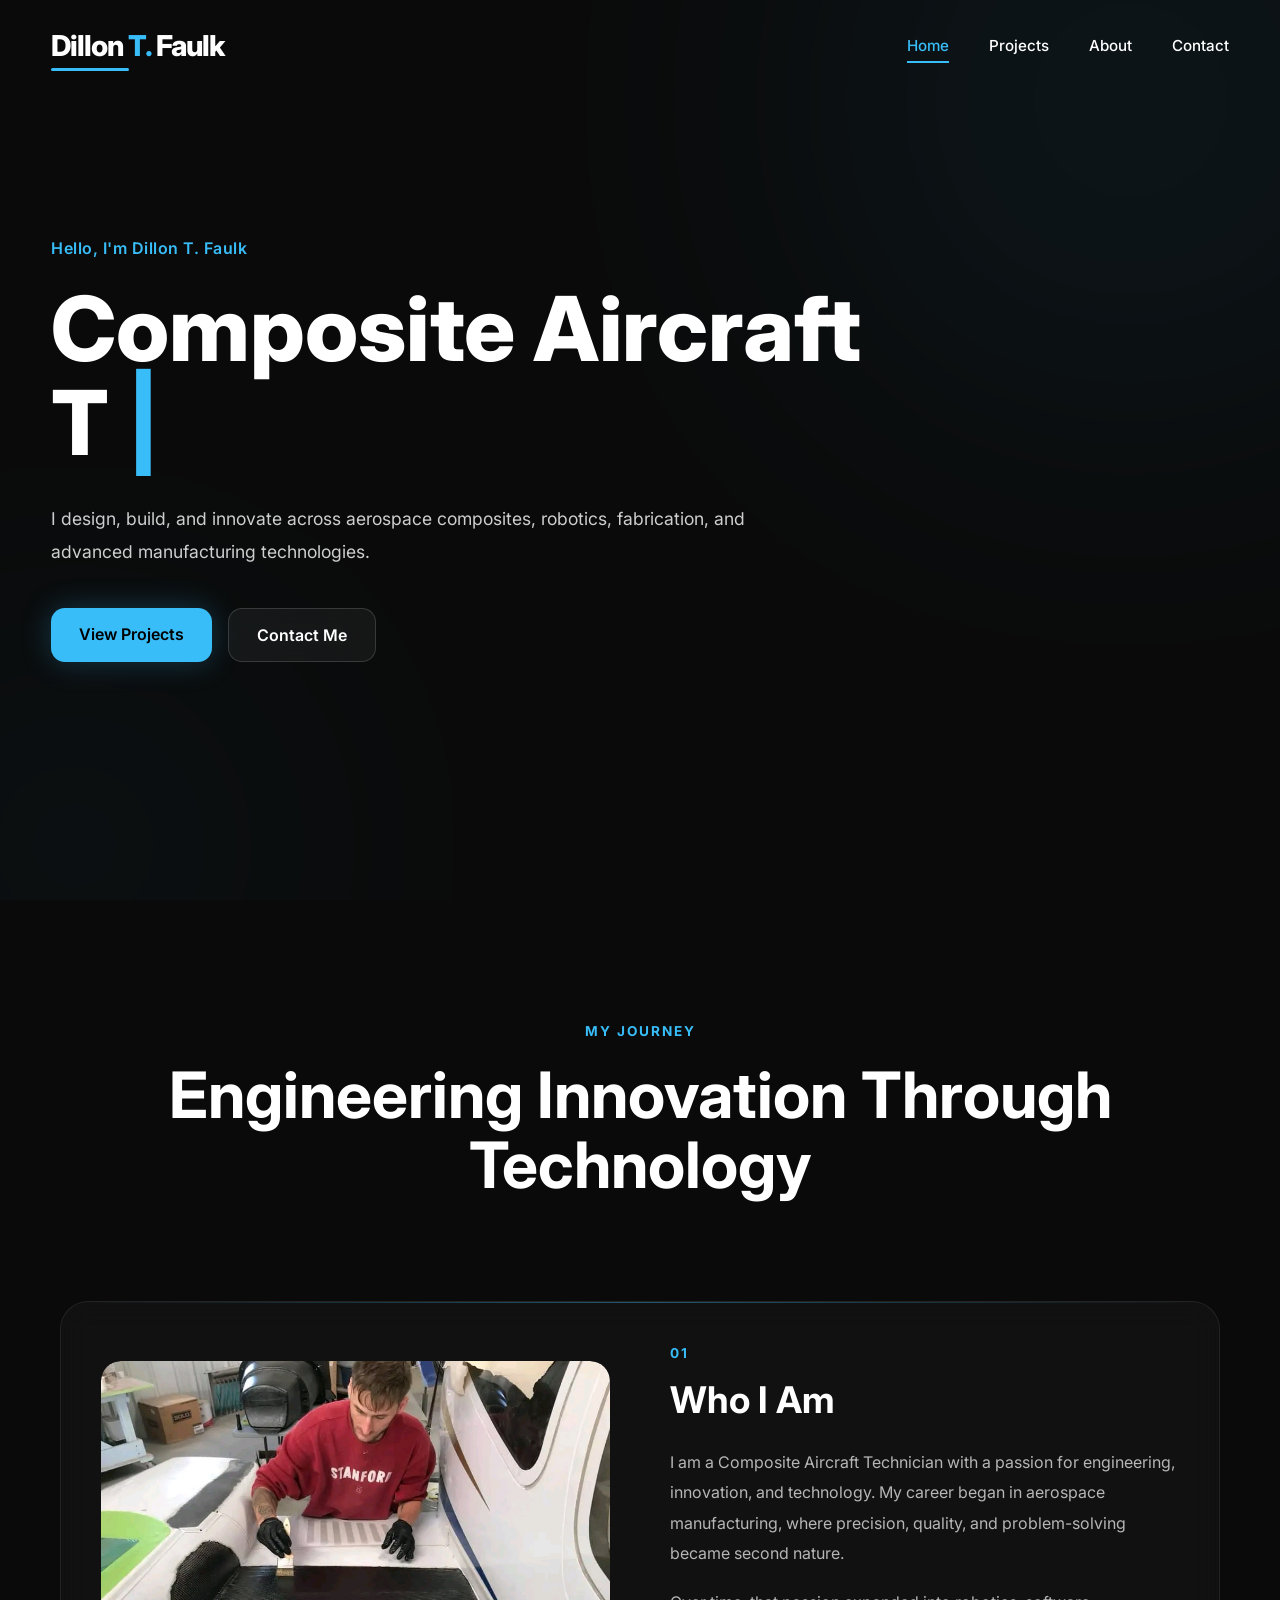
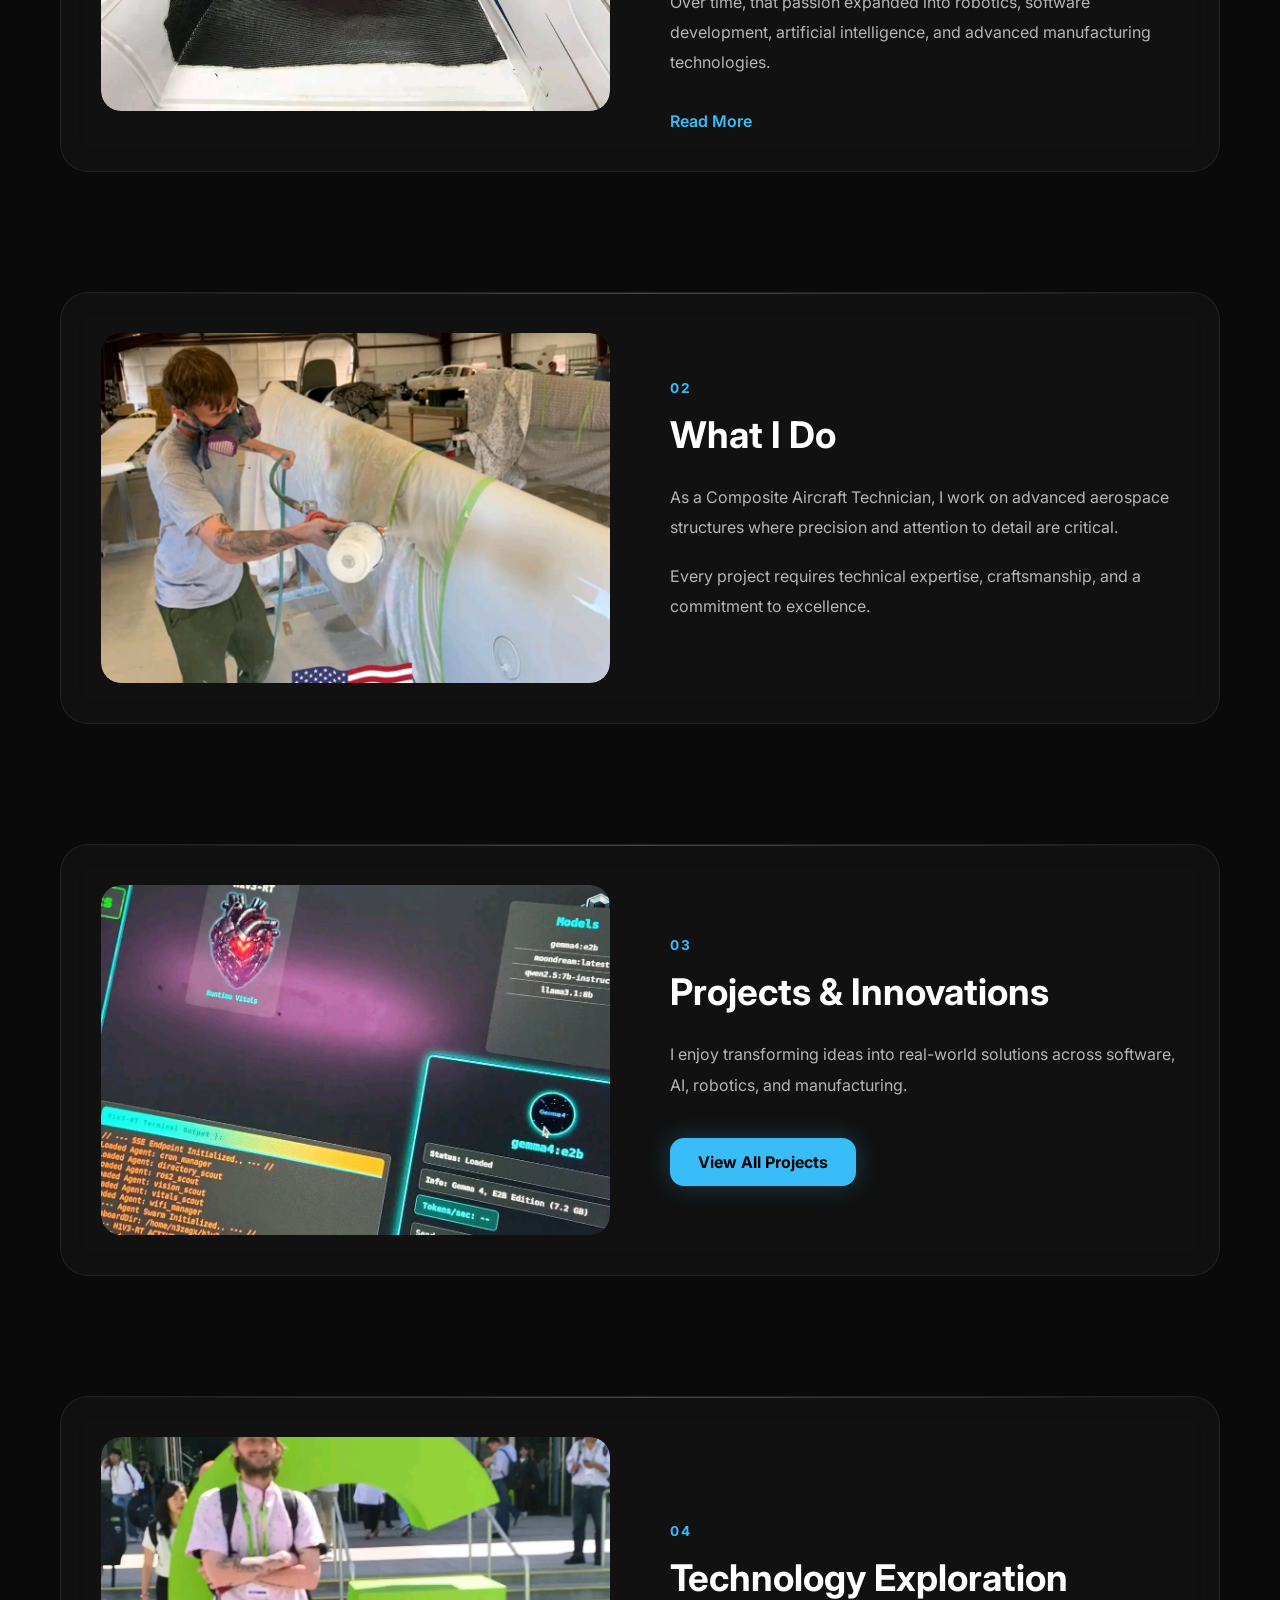
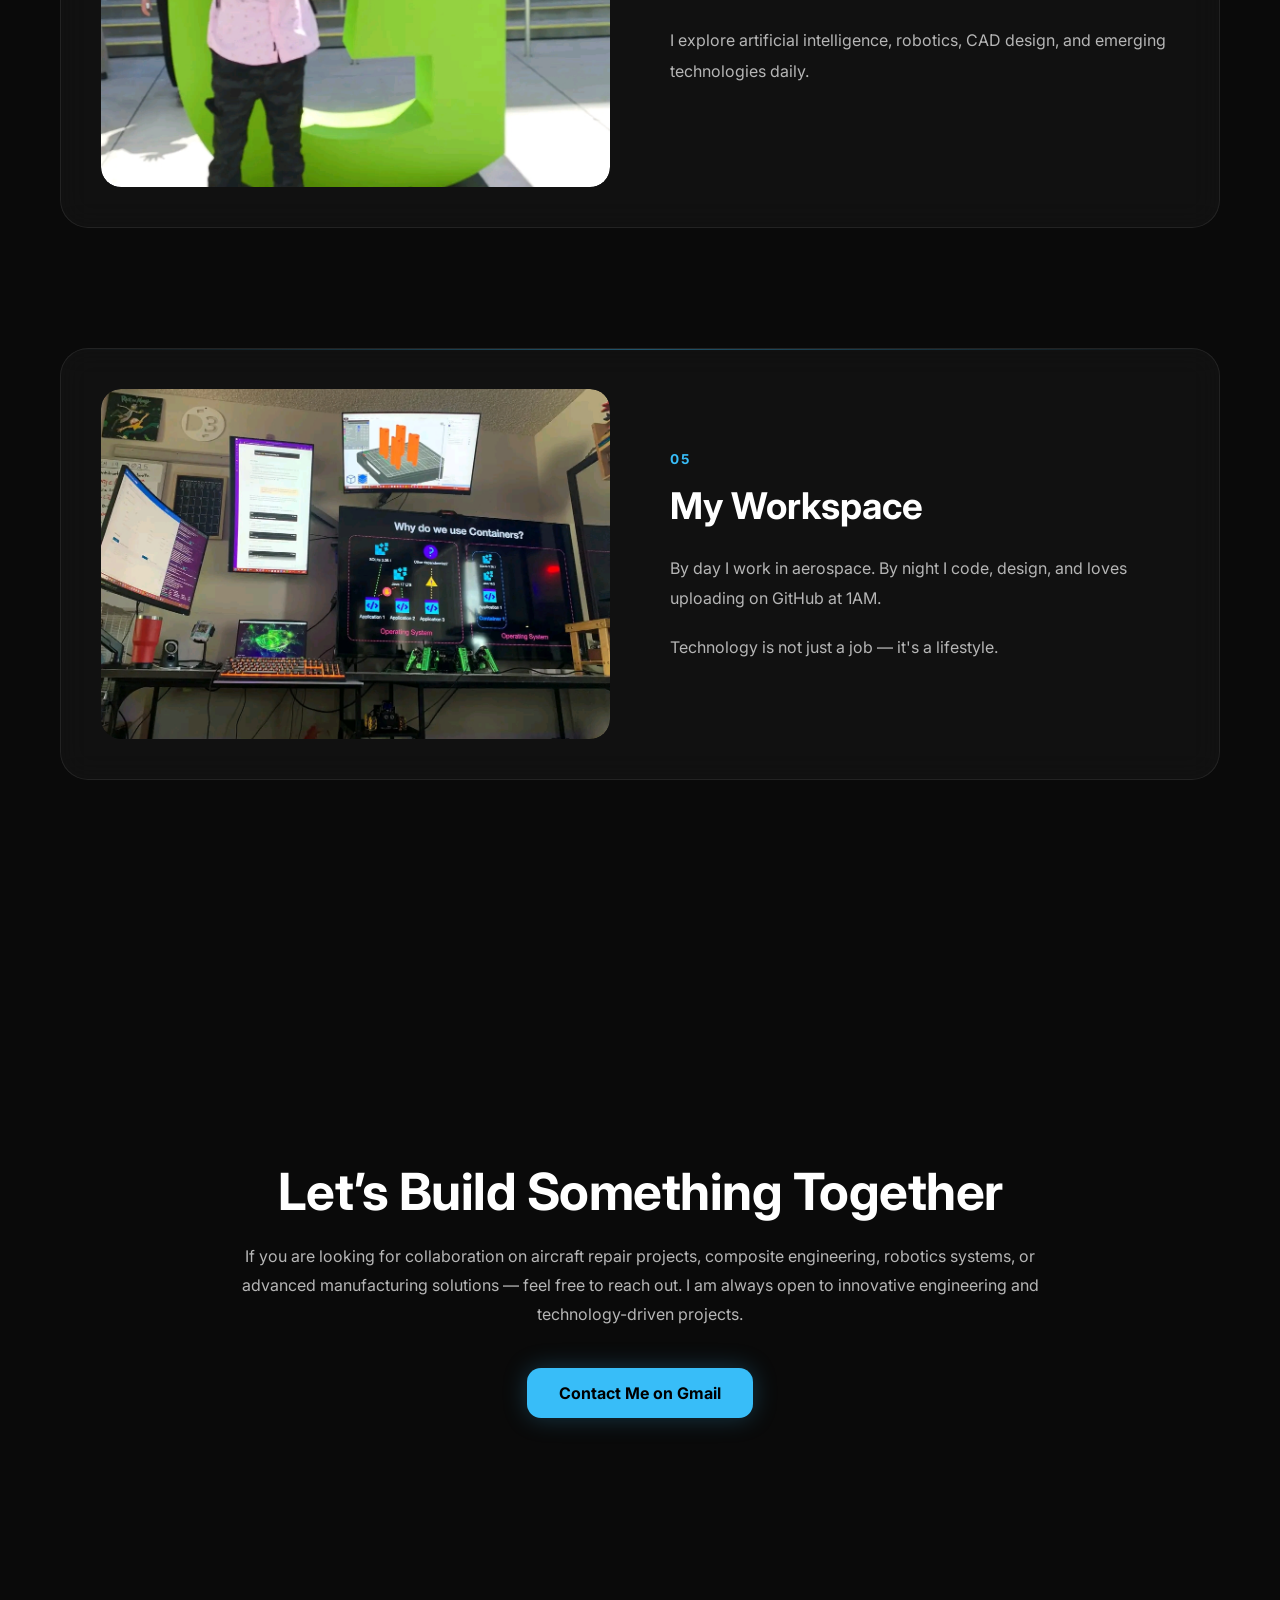
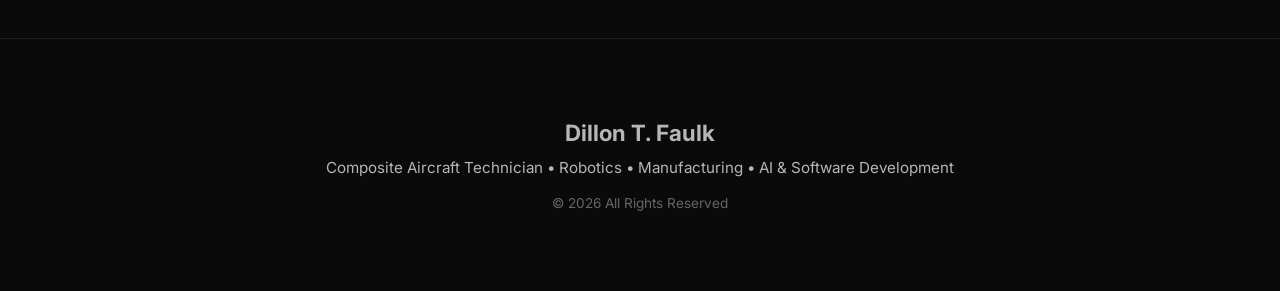
<file: index.html>
<!DOCTYPE html>
<html lang="en">
<head>
    <meta charset="UTF-8">
    <meta name="viewport" content="width=device-width, initial-scale=1.0">
    <title>Dillon T. Faulk</title>

    <!-- Google Font -->
    <link href="https://fonts.googleapis.com/css2?family=Inter:wght@400;500;600;700;800&display=swap" rel="stylesheet">

    <!-- External CSS -->
    <link rel="stylesheet" href="style.css">
</head>
<body>

    <header class="header" id="header">
        <div class="container">
            <nav class="navbar">

                <!-- Logo -->
                <a href="#" class="logo">
                    Dillon <span>T.</span> Faulk
                </a>

                <!-- Navigation -->
                <ul class="nav-menu" id="navMenu">
                    <li><a href="index.html" class="nav-link active">Home</a></li>
                    <li><a href="projects/project.html" class="nav-link">Projects</a></li>
                    <li><a href="about/about.html" class="nav-link">About</a></li>
                    <li><a href="Contact/contact.html" class="nav-link">Contact</a></li>
                </ul>

                <!-- Mobile Menu Button -->
                <button
                    class="hamburger"
                    id="hamburger"
                    aria-label="Toggle Navigation"
                    aria-expanded="false">

                    <span class="bar"></span>
                    <span class="bar"></span>
                    <span class="bar"></span>

                </button>

            </nav>
        </div>
    </header>

    <script src="script.js"></script>

</body>
</html>


<!--- hero_section -->

<!DOCTYPE html>
<html lang="en">
<head>
    <meta charset="UTF-8">
    <meta name="viewport" content="width=device-width, initial-scale=1.0">
    <title>Dillon T. Faulk</title>

    <link href="https://fonts.googleapis.com/css2?family=Inter:wght@400;500;600;700;800&display=swap" rel="stylesheet">

    <link rel="stylesheet" href="style.css">
</head>
<body>

<section class="hero">
    <div class="hero-bg"></div>

    <div class="container">
        <div class="hero-content">

            <p class="hero-intro">
                Hello, I'm Dillon T. Faulk
            </p>

            <h1 class="hero-title">
                <span id="typewriter"></span>
                <span class="cursor">|</span>
            </h1>

            <p class="hero-description">
                I design, build, and innovate across aerospace composites,
                robotics, fabrication, and advanced manufacturing technologies.
            </p>

            <div class="hero-buttons">
                <a href="projects/project.html" class="btn btn-primary">
                    View Projects
                </a>

                <a href="contact/contact.html" class="btn btn-secondary">
                    Contact Me
                </a>
            </div>

        </div>
    </div>
</section>

<script src="script.js"></script>

</body>
</html>


<!DOCTYPE html>
<html lang="en">

<head>
    <meta charset="UTF-8">
    <meta name="viewport" content="width=device-width, initial-scale=1.0">
    <title>My Journey</title>

    <link rel="stylesheet" href="style.css">
</head>

<body>

<!-- =========================
     JOURNEY SECTION
========================= -->

<section class="journey-section">

    <div class="section-heading reveal">
        <span>MY JOURNEY</span>
        <h2>Engineering Innovation Through Technology</h2>
    </div>
<!-- SECTION 1 -->
<div class="journey-card reveal">
    <div class="journey-image">
        <img src="image1.jpg" alt="Dillon Faulk">
    </div>

    <div class="journey-content">
        <span class="card-tag">01</span>
        <h3>Who I Am</h3>

        <p>
            I am a Composite Aircraft Technician with a passion for engineering,
            innovation, and technology. My career began in aerospace manufacturing,
            where precision, quality, and problem-solving became second nature.
        </p>

        <p>
            Over time, that passion expanded into robotics, software development,
            artificial intelligence, and advanced manufacturing technologies.
        </p>

        <!-- READ MORE LINK -->
        <a href="about/about.html" class="read-more-btn">
            Read More
        </a>
    </div>
</div>

    <!-- SECTION 2 -->
    <div class="journey-card reverse reveal">

        <div class="journey-content">
            <span class="card-tag">02</span>
            <h3>What I Do</h3>

            <p>
                As a Composite Aircraft Technician, I work on advanced aerospace
                structures where precision and attention to detail are critical.
            </p>

            <p>
                Every project requires technical expertise, craftsmanship, and a
                commitment to excellence.
            </p>
        </div>

        <div class="journey-image">
            <img src="image2.jpg" alt="Aircraft Technician">
        </div>

    </div>

    <!-- SECTION 3 -->
    <div class="journey-card reveal">

        <div class="journey-image">
            <img src="image3.png" alt="Projects">
        </div>

        <div class="journey-content">
            <span class="card-tag">03</span>
            <h3>Projects & Innovations</h3>

            <p>
                I enjoy transforming ideas into real-world solutions across software,
                AI, robotics, and manufacturing.
            </p>

            <a href="../projects/project.html" class="journey-btn">
                View All Projects
            </a>
        </div>

    </div>

    <!-- SECTION 4 -->
    <div class="journey-card reverse reveal">

        <div class="journey-content">
            <span class="card-tag">04</span>
            <h3>Technology Exploration</h3>

            <p>
                I explore artificial intelligence, robotics, CAD design,
                and emerging technologies daily.
            </p>
        </div>

        <div class="journey-image">
            <img src="image4.jpg" alt="Technology Exploration">
        </div>

    </div>

    <!-- SECTION 5 -->
    <div class="journey-card reveal">

        <div class="journey-image">
            <img src="image5.jpg" alt="Workspace">
        </div>

        <div class="journey-content">
            <span class="card-tag">05</span>
            <h3>My Workspace</h3>

            <p>
                By day I work in aerospace. By night I code, design, and loves uploading on GitHub at 1AM.
            </p>

            <p>
                Technology is not just a job — it's a lifestyle.
            </p>
        </div>

    </div>

</section>

<!-- =========================
     SCRIPTS
========================= -->

<script src="script.js"></script>

</body>
</html>




<section class="contact-section reveal">

    <h2>Let’s Build Something Together</h2>

    <p>
        If you are looking for collaboration on aircraft repair projects, composite engineering,
        robotics systems, or advanced manufacturing solutions — feel free to reach out.
        I am always open to innovative engineering and technology-driven projects.
    </p>

    <a href="mailto:example@gmail.com" class="contact-btn">
        Contact Me on Gmail
    </a>

</section>


<footer class="site-footer reveal">

    <p class="footer-brand">Dillon T. Faulk</p>

    <p class="footer-text">
        Composite Aircraft Technician • Robotics • Manufacturing • AI & Software Development
    </p>

    <p class="footer-copy">
        © 2026 All Rights Reserved
    </p>

</footer>
</file>
<file: style.css>
/* =========================
   ROOT VARIABLES
========================= */

:root{
    --bg:#0A0A0A;
    --text:#FFFFFF;
    --accent:#38BDF8;
    --border:rgba(255,255,255,0.08);

    --header-height:90px;
    --header-height-scroll:72px;

    --container-width:1200px;

    --transition:0.3s ease;
}

/* =========================
   RESET
========================= */

*{
    margin:0;
    padding:0;
    box-sizing:border-box;
}

html{
    scroll-behavior:smooth;
}

body{
    font-family:'Inter',sans-serif;
    background:var(--bg);
    color:var(--text);
}

a{
    text-decoration:none;
    color:inherit;
}

ul{
    list-style:none;
}

.container{
    width:min(92%, var(--container-width));
    margin:auto;
}

/* =========================
   HEADER
========================= */

.header{
    position:fixed;
    top:0;
    left:0;
    width:100%;

    z-index:1000;

    height:var(--header-height);

    display:flex;
    align-items:center;

    transition:all .35s ease;

    animation:fadeIn .8s ease;
}

.header.scrolled{
    height:var(--header-height-scroll);

    background:rgba(10,10,10,.75);

    backdrop-filter:blur(16px);
    -webkit-backdrop-filter:blur(16px);

    border-bottom:1px solid var(--border);
}

/* =========================
   NAVBAR
========================= */

.navbar{
    display:flex;
    justify-content:space-between;
    align-items:center;
}

/* =========================
   LOGO
========================= */

.logo{
    font-size:1.8rem;
    font-weight:800;
    letter-spacing:-1px;
    position:relative;
}

.logo span{
    color:var(--accent);
}

.logo::after{
    content:'';
    position:absolute;

    left:0;
    bottom:-8px;

    width:45%;
    height:3px;

    background:var(--accent);
    border-radius:50px;
}

/* =========================
   NAVIGATION
========================= */

.nav-menu{
    display:flex;
    align-items:center;
    gap:2.5rem;
}

.nav-link{
    position:relative;
    font-size:.95rem;
    font-weight:500;

    transition:var(--transition);
}

.nav-link:hover{
    color:var(--accent);
}

.nav-link::after{
    content:'';
    position:absolute;

    left:0;
    bottom:-8px;

    width:0;
    height:2px;

    background:var(--accent);

    transition:width .3s ease;
}

.nav-link:hover::after{
    width:100%;
}

.nav-link.active{
    color:var(--accent);
}

.nav-link.active::after{
    width:100%;
}

/* =========================
   HAMBURGER
========================= */

.hamburger{
    display:none;

    background:none;
    border:none;
    cursor:pointer;

    z-index:1001;
}

.bar{
    display:block;

    width:28px;
    height:3px;

    background:#fff;

    margin:6px 0;

    border-radius:50px;

    transition:.4s;
}

.hamburger.active .bar:nth-child(1){
    transform:translateY(9px) rotate(45deg);
}

.hamburger.active .bar:nth-child(2){
    opacity:0;
}

.hamburger.active .bar:nth-child(3){
    transform:translateY(-9px) rotate(-45deg);
}

/* =========================
   MOBILE MENU
========================= */

@media(max-width:768px){

    .hamburger{
        display:block;
    }

    .nav-menu{
        position:fixed;

        top:0;
        right:-100%;

        width:280px;
        height:100vh;

        background:rgba(10,10,10,.98);

        backdrop-filter:blur(20px);

        flex-direction:column;
        justify-content:center;

        gap:2rem;

        transition:right .35s ease;

        border-left:1px solid var(--border);
    }

    .nav-menu.active{
        right:0;
    }

    .nav-link{
        font-size:1.1rem;
    }
}

/* =========================
   ANIMATION
========================= */

@keyframes fadeIn{
    from{
        opacity:0;
        transform:translateY(-20px);
    }

    to{
        opacity:1;
        transform:translateY(0);
    }
}



/* =========================
   hero section css
========================= */
:root{
    --bg:#0A0A0A;
    --text:#FFFFFF;
    --accent:#38BDF8;
    --accent-glow:rgba(56,189,248,.25);

    --container:1200px;
    --transition:.3s ease;
}

*{
    margin:0;
    padding:0;
    box-sizing:border-box;
}

html{
    scroll-behavior:smooth;
}

body{
    font-family:'Inter',sans-serif;
    background:var(--bg);
    color:var(--text);
    overflow-x:hidden;
}

a{
    text-decoration:none;
}

.container{
    width:min(92%, var(--container));
    margin:auto;
}

/* =====================
   HERO SECTION
===================== */

.hero{
    position:relative;
    min-height:100vh;
    display:flex;
    align-items:center;
    overflow:hidden;
}

.hero-content{
    max-width:850px;
    position:relative;
    z-index:2;

    animation:fadeUp .8s ease;
}

.hero-intro{
    color:var(--accent);
    font-size:1rem;
    font-weight:600;
    margin-bottom:1.5rem;
    letter-spacing:.5px;
}

.hero-title{
    font-size:clamp(3rem,7vw,6rem);
    line-height:1.05;
    font-weight:800;
    margin-bottom:2rem;
    min-height:140px;
}

.hero-description{
    font-size:1.1rem;
    line-height:1.9;
    color:rgba(255,255,255,.8);
    max-width:700px;
    margin-bottom:2.5rem;
}

/* =====================
   BUTTONS
===================== */

.hero-buttons{
    display:flex;
    gap:1rem;
    flex-wrap:wrap;
}

.btn{
    padding:16px 28px;
    border-radius:14px;
    font-weight:600;
    transition:var(--transition);
}

.btn-primary{
    background:var(--accent);
    color:#000;
    box-shadow:0 0 30px var(--accent-glow);
}

.btn-primary:hover{
    transform:translateY(-3px);
}

.btn-secondary{
    border:1px solid rgba(255,255,255,.15);

    background:rgba(255,255,255,.05);

    backdrop-filter:blur(20px);

    color:#fff;
}

.btn-secondary:hover{
    border-color:var(--accent);
    color:var(--accent);
}

/* =====================
   TYPEWRITER
===================== */

.cursor{
    color:var(--accent);
    animation:blink .8s infinite;
}

#typewriter{
    color:#fff;
}

/* =====================
   BACKGROUND EFFECTS
===================== */

.hero-bg::before{
    content:'';
    position:absolute;

    width:500px;
    height:500px;

    background:var(--accent);

    border-radius:50%;

    filter:blur(180px);

    opacity:.12;

    top:-150px;
    right:-100px;
}

.hero-bg::after{
    content:'';
    position:absolute;

    width:350px;
    height:350px;

    background:var(--accent);

    border-radius:50%;

    filter:blur(150px);

    opacity:.08;

    bottom:-120px;
    left:-100px;
}

/* =====================
   ANIMATIONS
===================== */

@keyframes blink{
    50%{
        opacity:0;
    }
}

@keyframes fadeUp{
    from{
        opacity:0;
        transform:translateY(30px);
    }

    to{
        opacity:1;
        transform:translateY(0);
    }
}

/* =====================
   MOBILE
===================== */

@media(max-width:768px){

    .hero{
        text-align:center;
    }

    .hero-title{
        min-height:180px;
    }

    .hero-buttons{
        justify-content:center;
    }
}



/* ===================================
   MY JOURNEY SECTION
=================================== */

:root{
    --bg:#0A0A0A;
    --card:#111111;
    --text:#ffffff;
    --muted:#b6b6b6;
    --accent:#38BDF8;
    --border:rgba(255,255,255,.08);
}

.journey-section{
    max-width:1200px;
    margin:0 auto;
    padding:120px 20px;
}

.section-heading{
    text-align:center;
    margin-bottom:100px;
}

.section-heading span{
    color:var(--accent);
    font-weight:700;
    letter-spacing:2px;
    font-size:.85rem;
}

.section-heading h2{
    font-size:clamp(2.5rem,5vw,4rem);
    margin-top:20px;
    color:var(--text);
    line-height:1.1;
}

/* ===================================
   CARDS
=================================== */

.journey-card{
    display:grid;
    grid-template-columns:1fr 1fr;
    gap:60px;
    align-items:center;

    margin-bottom:120px;

    background:rgba(255,255,255,.03);
    border:1px solid var(--border);

    backdrop-filter:blur(15px);
    -webkit-backdrop-filter:blur(15px);

    border-radius:28px;

    padding:40px;

    overflow:hidden;
    position:relative;
}

.journey-card::before{
    content:"";
    position:absolute;

    top:0;
    left:0;

    width:100%;
    height:1px;

    background:linear-gradient(
        90deg,
        transparent,
        var(--accent),
        transparent
    );

    opacity:.4;
}

.reverse{
    direction:rtl;
}

.reverse .journey-content{
    direction:ltr;
}

.reverse .journey-image{
    direction:ltr;
}

/* ===================================
   IMAGES
=================================== */

.journey-image{
    overflow:hidden;
    border-radius:20px;
}

.journey-image img{
    width:100%;
    height:100%;
    display:block;

    border-radius:20px;

    transition:.7s ease;
}

.journey-card:hover .journey-image img{
    transform:scale(1.05);
}

/* ===================================
   CONTENT
=================================== */

.card-tag{
    color:var(--accent);
    font-size:.85rem;
    font-weight:700;
    letter-spacing:2px;
}

.journey-content h3{
    font-size:2.3rem;
    margin:15px 0 25px;
    color:var(--text);
}

.journey-content p{
    color:var(--muted);
    line-height:1.9;
    margin-bottom:18px;
}

/* ===================================
   BUTTON
=================================== */

.journey-btn{
    display:inline-flex;
    align-items:center;
    justify-content:center;

    margin-top:20px;

    padding:14px 28px;

    border-radius:14px;

    background:var(--accent);
    color:#000;

    font-weight:700;

    text-decoration:none;

    transition:.3s ease;

    box-shadow:
    0 0 25px rgba(56,189,248,.25);
}

.journey-btn:hover{
    transform:translateY(-4px);
    box-shadow:
    0 0 40px rgba(56,189,248,.4);
}

/* =========================
   REVEAL ANIMATION (FINAL)
========================= */

.reveal {
    opacity: 0;
    transform: translateY(40px);
    transition: all 0.8s ease;
    will-change: opacity, transform;
}

.reveal.active {
    opacity: 1;
    transform: translateY(0);
}
/* ===================================
   MOBILE
=================================== */
@media (max-width: 768px) {
    .section-heading h2 {
        font-size: 1.4rem;
        font-weight: 600;
        letter-spacing: -0.3px;
        line-height: 1.25;
    }
}


@media(max-width:900px){

    .journey-card{
        grid-template-columns:1fr;
        gap:35px;
    }

    .reverse{
        direction:ltr;
    }

    .journey-content h3{
        font-size:1.9rem;
    }
}

@media(max-width:600px){

    .journey-section{
        padding:80px 20px;
    }

    .journey-card{
        padding:25px;
        margin-bottom:40px;
    }

    .section-heading{
        margin-bottom:40px;
    }

    .journey-content h3{
        font-size:1.7rem;
    }

    .journey-content p{
        font-size:.95rem;
    }
}






/* =========================
   FULL WIDTH CONTACT SECTION
========================= */


.contact-section {
    width: 100%;
    padding: 140px 20px;
    text-align: center;

    display: flex;
    flex-direction: column;
    align-items: center;
    justify-content: center;
}

.contact-section h2 {
    font-size: clamp(2rem, 4vw, 3.2rem);
    color: #ffffff;
    margin-bottom: 20px;
    letter-spacing: -0.5px;
}

.contact-section p {
    max-width: 800px;
    color: #b6b6b6;
    line-height: 1.8;
    font-size: 1rem;
    margin-bottom: 40px;
}

/* BUTTON */
.contact-btn {
    display: inline-block;
    padding: 15px 32px;
    border-radius: 14px;

    background: #38BDF8;
    color: #000;

    font-weight: 700;
    text-decoration: none;

    transition: all 0.3s ease;

    box-shadow: 0 0 25px rgba(56,189,248,0.25);
}

.contact-btn:hover {
    transform: translateY(-4px);
    box-shadow: 0 0 45px rgba(56,189,248,0.45);
}

/* MOBILE */
@media (max-width: 768px) {
    .contact-section {
        padding: 90px 15px;
    }

    .contact-section p {
        font-size: 0.95rem;
    }
}


.read-more-btn {
    display: inline-block;
    margin-top: 15px;

    color: #38BDF8;
    font-weight: 600;
    text-decoration: none;

    position: relative;
    transition: all 0.3s ease;
}

.read-more-btn::after {
    content: "";
    position: absolute;
    left: 0;
    bottom: -3px;

    width: 0%;
    height: 2px;
    background: #38BDF8;

    transition: width 0.3s ease;
}

.read-more-btn:hover::after {
    width: 100%;
}

.read-more-btn:hover {
    color: #ffffff;
}


@media(min-width:769px){

    .journey-image img{
        width:100%;

        height:350px;

        object-fit:cover;

        border-radius:20px;

        display:block;
    }

}

/* =========================
   FOOTER
========================= */

.site-footer {
    text-align: center;
    padding: 80px 20px;
    border-top: 1px solid rgba(255,255,255,0.08);
    margin-top: 80px;
}

.footer-brand {
    font-size: 1.4rem;
    font-weight: 700;
    color: #b6b6b6;
    margin-bottom: 10px;
}

.footer-text {
    color: #b6b6b6;
    font-size: 0.95rem;
    margin-bottom: 15px;
    line-height: 1.6;
}

.footer-copy {
    color: #666;
    font-size: 0.85rem;
}
</file>
